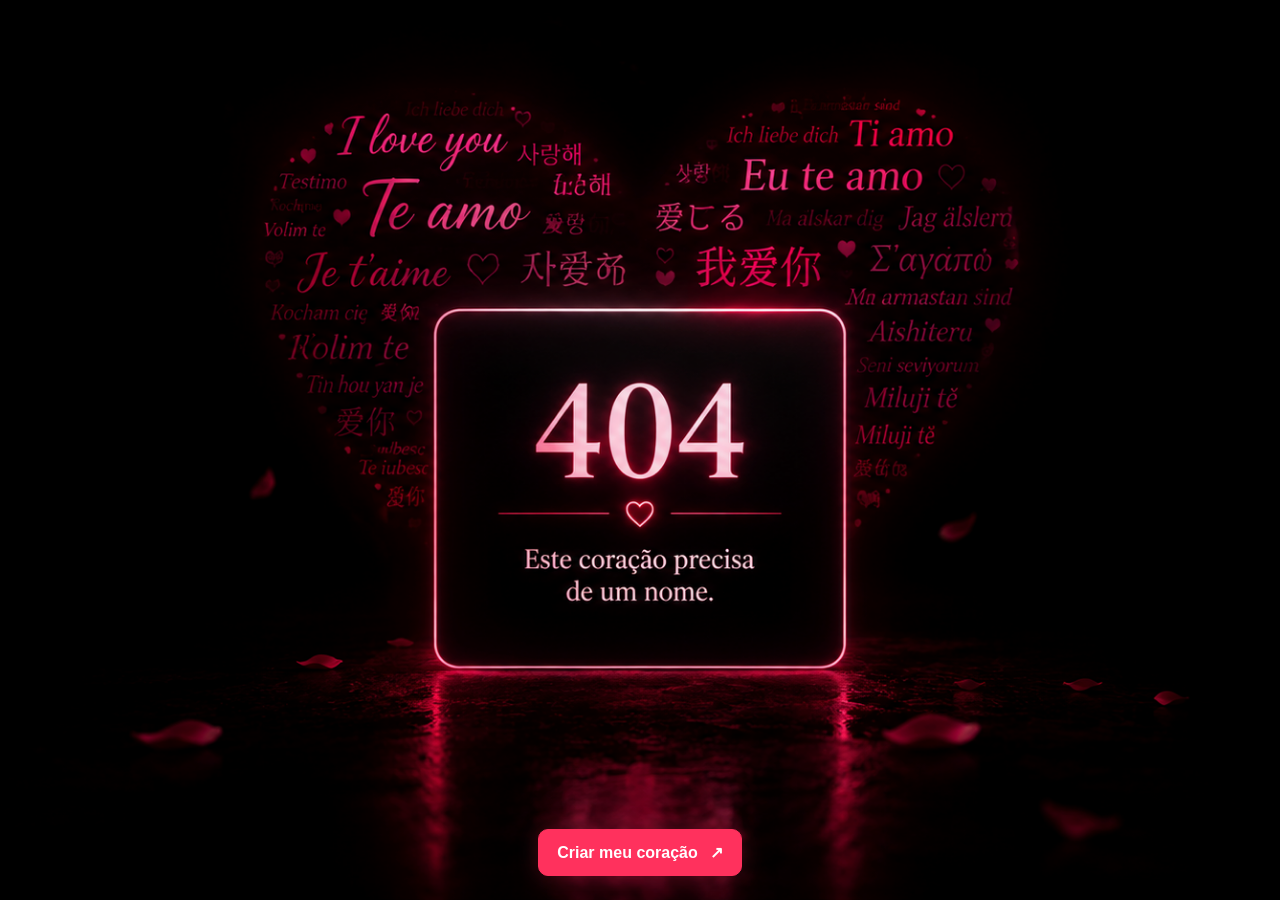
<file: index.html>
<!doctype html>
<html lang="pt-BR">
<head>
  <meta charset="utf-8">
  <meta name="viewport" content="width=device-width, initial-scale=1">
  <title>Um coração em vários idiomas</title>
  <link rel="icon" type="image/png" href="favicon.png">
  <link rel="stylesheet" href="style.css?v=15">
</head>
<body>
  <main id="app"></main>
  <script src="script.js?v=17"></script>
</body>
</html>
</file>
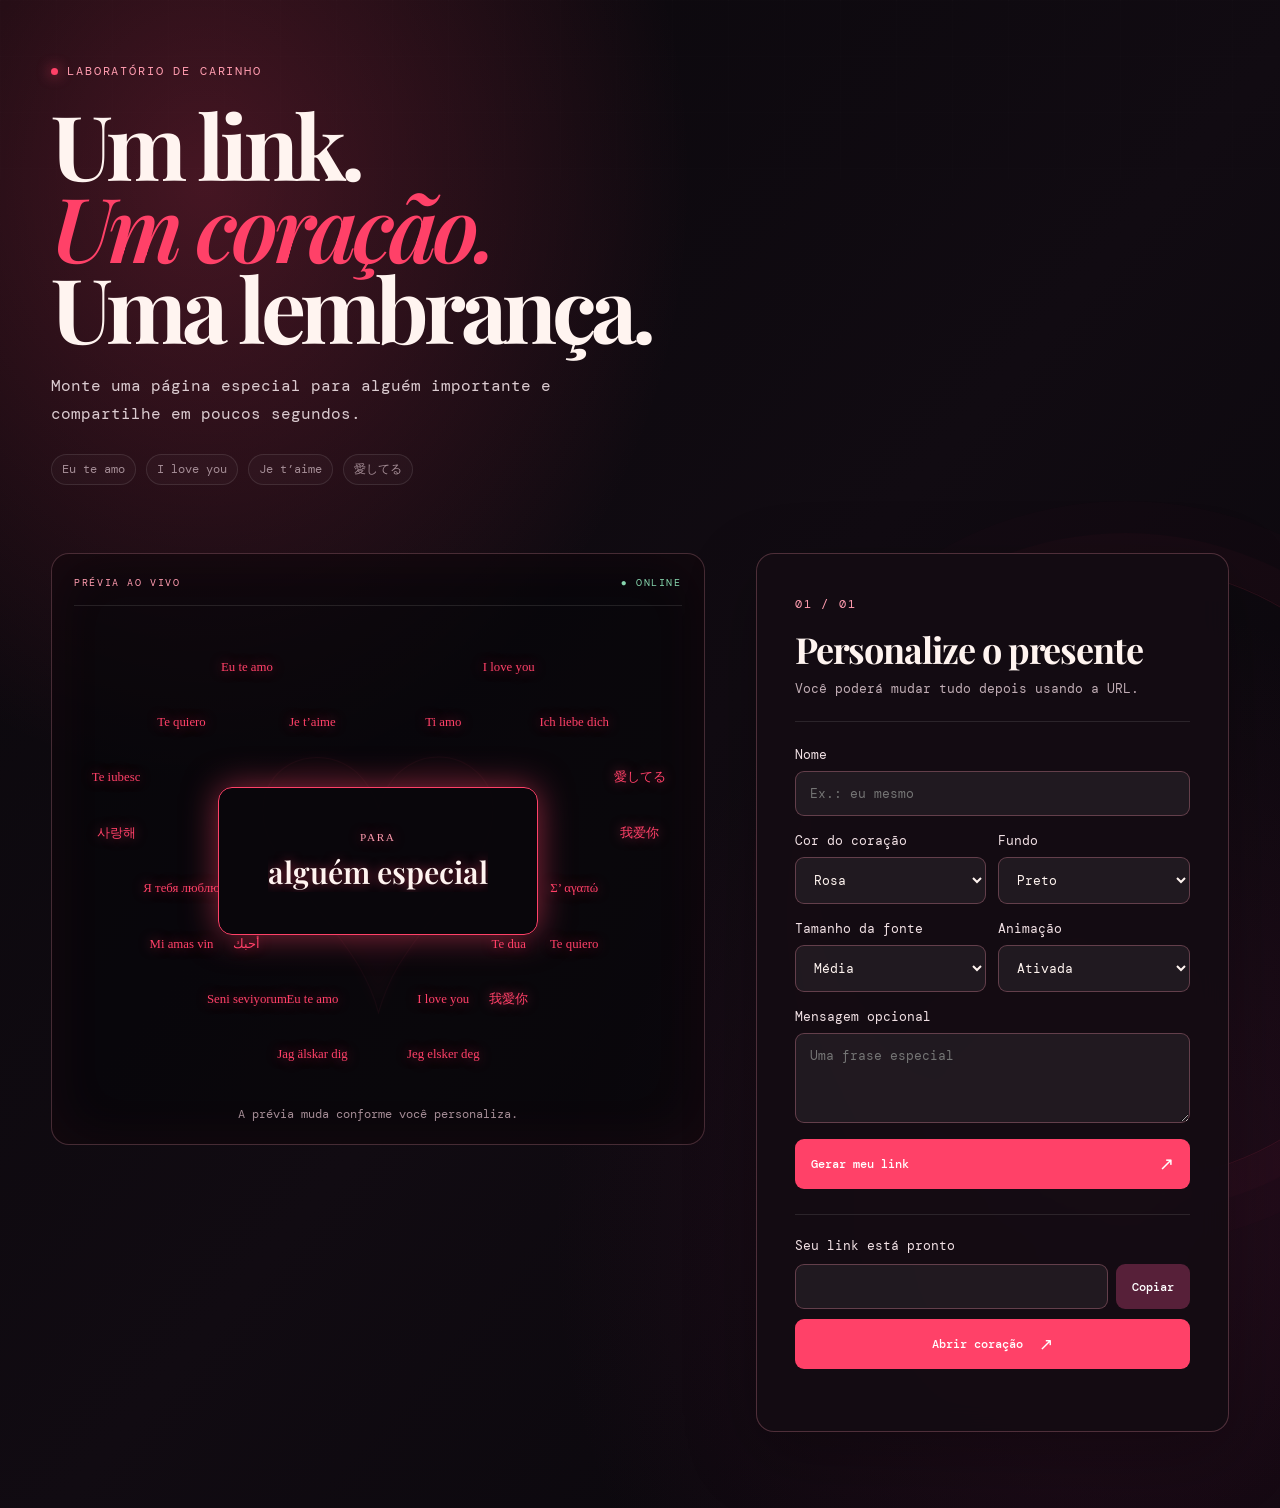
<file: gerar.html>
<!doctype html>
<html lang="pt-BR">
<head>
  <meta charset="utf-8">
  <meta name="viewport" content="width=device-width, initial-scale=1">
  <title>Criar seu coração</title>
  <link rel="icon" type="image/png" href="favicon.png">
  <link rel="stylesheet" href="gerador.css?v=3">
</head>
<body>
  <main class="generator" aria-labelledby="title">
    <section class="hero-copy">
      <p class="eyebrow"><span class="eyebrow-dot"></span> laboratório de carinho</p>
      <h1 id="title">Um link.<br><em>Um coração.</em><br>Uma lembrança.</h1>
      <p class="intro">Monte uma página especial para alguém importante e compartilhe em poucos segundos.</p>
      <div class="language-strip" aria-hidden="true">
        <span>Eu te amo</span><span>I love you</span><span>Je t’aime</span><span>愛してる</span>
      </div>
    </section>

    <section class="workspace" aria-label="Criador de coração">
      <div class="preview-shell">
        <div class="preview-topline"><span>PRÉVIA AO VIVO</span><span class="signal">● ONLINE</span></div>
        <div class="preview-heart" id="preview-heart" aria-hidden="true">
          <span>Eu te amo</span><span>I love you</span><span>Te quiero</span><span>Je t’aime</span>
          <span>Ti amo</span><span>Ich liebe dich</span><span>Te iubesc</span><span>愛してる</span>
          <span>사랑해</span><span>我爱你</span><span>Я тебя люблю</span><span>Σ’ αγαπώ</span>
          <span>أحبك</span><span>Te dua</span><span>Seni seviyorum</span><span>我愛你</span>
          <span>Jag älskar dig</span><span>Jeg elsker deg</span><span>Mi amas vin</span><span>Te quiero</span>
          <span>Eu te amo</span><span>I love you</span>
          <div class="preview-card"><small>para</small><strong id="preview-name">alguém especial</strong><p id="preview-message"></p></div>
        </div>
        <p class="preview-caption">A prévia muda conforme você personaliza.</p>
      </div>

      <div class="panel">
        <div class="panel-heading">
          <span class="step">01 / 01</span>
          <h2>Personalize o presente</h2>
          <p>Você poderá mudar tudo depois usando a URL.</p>
        </div>

        <form id="generator-form">
          <label>
            Nome
            <input id="name" name="nome" type="text" maxlength="40" placeholder="Ex.: eu mesmo" required>
          </label>

          <div class="two-columns">
            <label>
              Cor do coração
              <select name="cor">
                <option value="rosa">Rosa</option>
                <option value="vermelho">Vermelho</option>
                <option value="roxo">Roxo</option>
                <option value="azul">Azul</option>
                <option value="verde">Verde</option>
                <option value="dourado">Dourado</option>
              </select>
            </label>

            <label>
              Fundo
              <select name="fundo">
                <option value="preto">Preto</option>
                <option value="rosa">Rosa</option>
                <option value="roxo">Roxo</option>
                <option value="azul">Azul</option>
              </select>
            </label>
          </div>

          <div class="two-columns">
            <label>
              Tamanho da fonte
              <select name="fonte">
                <option value="pequena">Pequena</option>
                <option value="media" selected>Média</option>
                <option value="grande">Grande</option>
              </select>
            </label>

            <label>
              Animação
              <select name="animacao">
                <option value="sim" selected>Ativada</option>
                <option value="nao">Desativada</option>
              </select>
            </label>
          </div>

          <label>
            Mensagem opcional
            <textarea name="mensagem" maxlength="80" rows="3" placeholder="Uma frase especial"></textarea>
          </label>

          <button type="submit"><span>Gerar meu link</span><b>↗</b></button>
        </form>

        <div id="result" class="result" hidden>
          <label for="generated-url">Seu link está pronto</label>
          <div class="url-row">
            <input id="generated-url" type="text" readonly>
            <button id="copy-url" type="button" class="secondary">Copiar</button>
          </div>
          <a id="open-url" class="open-link" href="#">Abrir coração <span>↗</span></a>
          <p id="copy-status" role="status"></p>
        </div>
      </div>
    </section>
  </main>
  <script src="gerador.js?v=3"></script>
</body>
</html>
</file>
<file: style.css>
:root {
  color-scheme: dark;
  --bg: #050509;
  --pink: #ff315d;
  --pink-soft: #ff8ca5;
  --card: #101018;
  --bg-glow: rgba(255, 49, 93, 0.18);
}

* { box-sizing: border-box; }

body {
  margin: 0;
  min-height: 100vh;
  overflow: hidden;
  background: radial-gradient(circle at center, var(--bg-glow) 0%, var(--bg) 65%);
  color: white;
  font-family: Arial, Helvetica, sans-serif;
}

body.error-page {
  background-color: #050204;
  background-image: linear-gradient(rgba(5, 2, 4, 0.18), rgba(5, 2, 4, 0.18)), url("fundo-404.png");
  background-position: center;
  background-size: cover;
  background-attachment: fixed;
}

body.error-page .not-found {
  display: none;
}

.error-art {
  position: fixed;
  inset: 0;
  z-index: 0;
  width: 100%;
  height: 100%;
  object-fit: cover;
  object-position: center;
  opacity: 0.92;
}

.stage {
  position: relative;
  width: min(88vw, 760px);
  height: min(88vh, 700px);
  margin: 2vh auto;
}

.heart-word {
  position: absolute;
  z-index: 1;
  color: var(--pink);
  font-size: clamp(0.55rem, 0.9vw, 0.75rem);
  font-weight: 700;
  white-space: nowrap;
  transform: translate(-50%, -50%);
  text-shadow: 0 0 10px rgba(255, 49, 93, 0.35);
}

.stage.is-animated .heart-word {
  opacity: 0;
  animation: word-reveal 0.7s ease-out var(--delay, 0s) forwards;
}

.heart-accent {
  color: var(--pink-soft);
  font-size: 0.8rem;
}

.name-card {
  position: absolute;
  z-index: 3;
  left: 50%;
  top: 50%;
  width: min(32vw, 285px);
  min-width: 220px;
  min-height: 130px;
  display: grid;
  place-items: center;
  padding: 24px;
  transform: translate(-50%, -50%);
  border: 2px solid var(--pink);
  border-radius: 12px;
  background: #050509;
  box-shadow: 0 0 28px rgba(255, 49, 93, 0.45), inset 0 0 24px rgba(255, 49, 93, 0.08);
}

.name-card span {
  color: white;
  font-size: clamp(1.15rem, 3vw, 2.15rem);
  font-weight: 800;
  text-align: center;
  white-space: nowrap;
  overflow-wrap: anywhere;
}

.name-card p {
  margin: 10px 0 0;
  color: var(--pink-soft);
  font-size: clamp(0.75rem, 1.6vw, 1rem);
  line-height: 1.35;
  text-align: center;
}

.floating-editor { position: fixed; right: 22px; bottom: 22px; z-index: 20; display: grid; width: 42px; height: 42px; place-items: center; border: 1px solid rgba(255, 132, 157, .7); border-radius: 50%; background: rgba(12, 7, 12, .82); box-shadow: 0 0 18px rgba(255, 49, 93, .28); opacity: .72; transition: opacity .2s, transform .2s, box-shadow .2s; }
.floating-editor:hover, .floating-editor:focus-visible { opacity: 1; outline: none; box-shadow: 0 0 26px rgba(255, 49, 93, .5); transform: translateY(-2px) scale(1.05); }
.floating-editor img { width: 25px; height: 25px; object-fit: cover; border-radius: 50%; }

.stage.is-animated .name-card {
  opacity: 0;
  animation: card-reveal 0.8s ease-out var(--card-delay, 4.7s) forwards;
}

.not-found {
  width: min(90vw, 520px);
  margin: 18vh auto 0;
  padding: 48px 32px;
  text-align: center;
  border: 1px solid var(--pink);
  border-radius: 18px;
  background: linear-gradient(145deg, rgba(25, 9, 20, 0.96), rgba(10, 10, 16, 0.96));
  box-shadow: 0 0 40px rgba(255, 49, 93, 0.22);
}

.not-found h1 { margin: 0 0 12px; color: var(--pink); font-size: 5rem; }
.not-found p { margin: 8px 0; color: #ddd; line-height: 1.5; }
.not-found code { color: var(--pink-soft); }
.editor-link { display: inline-flex; align-items: center; justify-content: center; gap: 12px; margin-top: 24px; padding: 13px 18px; border: 1px solid var(--pink); border-radius: 10px; color: #fff; background: var(--pink); font-weight: 700; text-decoration: none; box-shadow: 0 0 24px rgba(255, 49, 93, .2); transition: transform .2s, filter .2s, box-shadow .2s; }
.editor-link:hover, .editor-link:focus-visible { filter: brightness(1.12); box-shadow: 0 8px 28px rgba(255, 49, 93, .3); transform: translateY(-2px); }
.editor-fallback-wrap { position: fixed; right: 0; bottom: max(24px, env(safe-area-inset-bottom)); left: 0; z-index: 10; display: flex; justify-content: center; pointer-events: none; }
.editor-fallback-wrap .editor-link { pointer-events: auto; }

@keyframes word-reveal {
  from { opacity: 0; transform: translate(-50%, calc(-50% + 12px)) scale(0.96); }
  to { opacity: 1; transform: translate(-50%, -50%) scale(1); }
}

@keyframes card-reveal {
  from { opacity: 0; transform: translate(-50%, -50%) scale(0.96); }
  to { opacity: 1; transform: translate(-50%, -50%) scale(1); }
}

@media (max-width: 650px) {
  .stage { width: 100vw; height: 72vh; margin-top: 12vh; }
  .heart-word { font-size: 0.55rem; }
  .name-card { min-width: 140px; width: 38vw; min-height: 94px; padding: 12px; }
}

@media (prefers-reduced-motion: reduce) {
  .stage.is-animated .heart-word,
  .stage.is-animated .name-card {
    animation: none;
    opacity: 1;
  }
}
</file>
<file: gerador.css>
@import url('https://fonts.googleapis.com/css2?family=DM+Mono:wght@400;500&family=Playfair+Display:ital,wght@0,600;0,700;1,600;1,700&display=swap');

:root {
  color-scheme: dark;
  --ink: #0a080c;
  --panel: rgba(20, 12, 19, .88);
  --panel-soft: rgba(255, 255, 255, .045);
  --pink: #ff4168;
  --pink-soft: #ff9caf;
  --cream: #fff4f0;
  --line: rgba(255, 154, 175, .25);
}

* { box-sizing: border-box; }

body {
  min-height: 100vh;
  margin: 0;
  overflow-x: hidden;
  color: var(--cream);
  font-family: 'DM Mono', Consolas, monospace;
  background:
    radial-gradient(ellipse at 16% 12%, rgba(255, 65, 104, .24), transparent 32%),
    radial-gradient(ellipse at 88% 82%, rgba(116, 29, 75, .26), transparent 36%),
    linear-gradient(130deg, #09070b 0%, #110b12 52%, #07060a 100%);
}

body::before {
  position: fixed;
  inset: 0;
  z-index: -1;
  content: '';
  opacity: .42;
  pointer-events: none;
  background-image: linear-gradient(rgba(255,255,255,.025) 1px, transparent 1px), linear-gradient(90deg, rgba(255,255,255,.025) 1px, transparent 1px);
  background-size: 56px 56px;
  mask-image: linear-gradient(to bottom, black, transparent 80%);
}

body::after {
  position: fixed;
  right: -12vw;
  bottom: -22vw;
  z-index: 0;
  width: 48vw;
  height: 48vw;
  border: 1px solid rgba(255, 65, 104, .12);
  border-radius: 50%;
  box-shadow: 0 0 0 32px rgba(255,65,104,.022), 0 0 0 64px rgba(255,65,104,.014);
  content: '';
  pointer-events: none;
}

.generator { position: relative; z-index: 1; width: min(1200px, 92vw); margin: 0 auto; padding: clamp(38px, 5vw, 64px) 0 76px; }
.hero-copy { max-width: 700px; }
.eyebrow, .step, .preview-topline { color: var(--pink-soft); font-size: .72rem; letter-spacing: .16em; text-transform: uppercase; }
.eyebrow { display: flex; align-items: center; gap: 9px; margin: 0 0 24px; }
.eyebrow-dot { width: 7px; height: 7px; border-radius: 50%; background: var(--pink); box-shadow: 0 0 14px var(--pink); }
h1, h2 { font-family: 'Playfair Display', Georgia, serif; }
h1 { max-width: 740px; margin: 0; color: var(--cream); font-size: clamp(3.4rem, 7vw, 6.4rem); font-weight: 700; letter-spacing: -.055em; line-height: .91; }
h1 em { color: var(--pink); font-weight: 600; }
.intro { max-width: 560px; margin: 24px 0 0; color: #dbcbd0; font-size: 1rem; line-height: 1.75; }
.language-strip { display: flex; flex-wrap: wrap; gap: 10px; margin-top: 26px; color: #a58d96; font-size: .72rem; }
.language-strip span { padding: 7px 10px; border: 1px solid rgba(255,255,255,.1); border-radius: 99px; background: rgba(255,255,255,.025); }

.workspace { display: grid; grid-template-columns: minmax(0, 1.16fr) minmax(360px, .84fr); gap: clamp(28px, 4vw, 54px); align-items: start; margin-top: clamp(48px, 6vw, 68px); }
.preview-shell { min-height: 570px; padding: 22px; border: 1px solid var(--line); border-radius: 18px; background: rgba(6, 5, 9, .62); box-shadow: inset 0 0 60px rgba(255,65,104,.06); }
.preview-topline { display: flex; justify-content: space-between; padding-bottom: 16px; border-bottom: 1px solid rgba(255,255,255,.1); font-size: .62rem; }
.signal { color: #87d6ae; }
.preview-heart { position: relative; display: grid; min-height: 475px; grid-template-columns: repeat(9, minmax(0, 1fr)); grid-template-rows: repeat(8, 1fr); align-items: center; justify-items: center; gap: 0 6px; margin-top: 18px; padding: 16px 2%; overflow: hidden; color: var(--preview-color, var(--pink)); font-family: Georgia, serif; font-size: clamp(.62rem, 1vw, .84rem); text-shadow: 0 0 12px var(--preview-glow, rgba(255,65,104,.52)); transition: background .25s, color .25s, font-size .25s; }
.preview-heart::before { position: absolute; top: 50%; left: 50%; z-index: 0; content: '♥'; color: transparent; font: 28rem/1 Georgia, serif; opacity: .055; pointer-events: none; transform: translate(-50%, -51%) scaleX(1.04); -webkit-text-stroke: 1px var(--preview-color, var(--pink)); }
.preview-heart > span { position: static; max-width: none; white-space: nowrap; animation: drift 5s ease-in-out infinite alternate; }
.preview-heart > span:nth-child(1) { grid-column: 3; grid-row: 1; }
.preview-heart > span:nth-child(2) { grid-column: 7; grid-row: 1; animation-delay: -.8s; }
.preview-heart > span:nth-child(3) { grid-column: 2; grid-row: 2; animation-delay: -1.5s; }
.preview-heart > span:nth-child(4) { grid-column: 4; grid-row: 2; animation-delay: -2.2s; }
.preview-heart > span:nth-child(5) { grid-column: 6; grid-row: 2; animation-delay: -1.1s; }
.preview-heart > span:nth-child(6) { grid-column: 8; grid-row: 2; animation-delay: -2.8s; }
.preview-heart > span:nth-child(7) { grid-column: 1; grid-row: 3; animation-delay: -1.8s; }
.preview-heart > span:nth-child(8) { grid-column: 9; grid-row: 3; animation-delay: -3s; }
.preview-heart > span:nth-child(9) { grid-column: 1; grid-row: 4; animation-delay: -2.4s; }
.preview-heart > span:nth-child(10) { grid-column: 9; grid-row: 4; animation-delay: -.4s; }
.preview-heart > span:nth-child(11) { grid-column: 2; grid-row: 5; animation-delay: -2.8s; }
.preview-heart > span:nth-child(12) { grid-column: 8; grid-row: 5; animation-delay: -1.2s; }
.preview-heart > span:nth-child(13) { grid-column: 3; grid-row: 6; animation-delay: -3.2s; }
.preview-heart > span:nth-child(14) { grid-column: 7; grid-row: 6; animation-delay: -.7s; }
.preview-heart > span:nth-child(15) { grid-column: 3; grid-row: 7; animation-delay: -2.1s; }
.preview-heart > span:nth-child(16) { grid-column: 7; grid-row: 7; animation-delay: -1.6s; }
.preview-heart > span:nth-child(17) { grid-column: 4; grid-row: 8; animation-delay: -2.7s; }
.preview-heart > span:nth-child(18) { grid-column: 6; grid-row: 8; animation-delay: -.9s; }
.preview-heart > span:nth-child(19) { grid-column: 2; grid-row: 6; animation-delay: -1.4s; }
.preview-heart > span:nth-child(20) { grid-column: 8; grid-row: 6; animation-delay: -2.5s; }
.preview-heart > span:nth-child(21) { grid-column: 4; grid-row: 7; animation-delay: -1.9s; }
.preview-heart > span:nth-child(22) { grid-column: 6; grid-row: 7; animation-delay: -3.1s; }
.preview-heart[data-font="pequena"] { font-size: clamp(.56rem, .84vw, .68rem); }
.preview-heart[data-font="grande"] { font-size: clamp(.72rem, 1.14vw, .94rem); }
.preview-heart[data-animation="nao"] > span { animation: none; }
.preview-heart[data-bg="rosa"] { background: radial-gradient(ellipse at center, rgba(255,65,104,.14), transparent 68%); }
.preview-heart[data-bg="roxo"] { background: radial-gradient(ellipse at center, rgba(151,72,255,.16), transparent 68%); }
.preview-heart[data-bg="azul"] { background: radial-gradient(ellipse at center, rgba(53,123,255,.16), transparent 68%); }
.preview-card { position: absolute; top: 50%; left: 50%; z-index: 2; display: grid; width: min(62%, 320px); min-height: 148px; place-content: center; gap: 8px; padding: 20px; transform: translate(-50%, -50%); border: 1px solid var(--preview-color, var(--pink)); border-radius: 14px; background: rgba(10, 7, 12, .96); box-shadow: 0 0 34px var(--preview-glow, rgba(255,65,104,.32)); text-align: center; }
.preview-card small { color: var(--pink-soft); font-size: .7rem; letter-spacing: .15em; text-transform: uppercase; }
.preview-card strong { overflow: hidden; color: var(--cream); font: 600 clamp(1.25rem, 2.8vw, 1.9rem) 'Playfair Display', Georgia, serif; text-overflow: ellipsis; white-space: nowrap; }
.preview-card p { max-width: 100%; margin: 2px 0 0; overflow: hidden; color: var(--pink-soft); font: .68rem/1.3 'DM Mono', Consolas, monospace; text-overflow: ellipsis; white-space: nowrap; }
.preview-caption { margin: 8px 0 0; color: #a58d96; font-size: .72rem; text-align: center; }

.panel { padding: clamp(28px, 3.5vw, 38px); border: 1px solid var(--line); border-radius: 18px; background: rgba(20, 12, 19, .93); box-shadow: 0 22px 70px rgba(0,0,0,.28); backdrop-filter: blur(14px); }
.panel-heading { padding-bottom: 22px; border-bottom: 1px solid rgba(255,255,255,.1); }
.panel-heading h2 { margin: 12px 0 5px; font-size: clamp(1.65rem, 4vw, 2.25rem); letter-spacing: -.03em; }
.panel-heading p { margin: 0; color: #c1adb5; font-size: .84rem; line-height: 1.6; }
form { display: grid; gap: 16px; margin-top: 24px; }
label { display: grid; gap: 8px; color: #f2e1e5; font-size: .84rem; }
input, select, textarea { width: 100%; border: 1px solid rgba(255, 154, 175, .3); border-radius: 9px; padding: 13px 14px; outline: none; color: var(--cream); background: rgba(255,255,255,.06); font: .84rem 'DM Mono', Consolas, monospace; transition: border-color .2s, box-shadow .2s, background .2s; }
select { color-scheme: dark; }
select option { color: var(--cream); background: #21151d; }
input:focus, select:focus, textarea:focus { border-color: var(--pink); background: rgba(255,65,104,.06); box-shadow: 0 0 0 3px rgba(255,65,104,.12); }
textarea { min-height: 90px; resize: vertical; }
.two-columns { display: grid; grid-template-columns: 1fr 1fr; gap: 12px; }
button, .open-link { display: flex; align-items: center; justify-content: space-between; gap: 16px; border: 0; border-radius: 9px; padding: 14px 16px; color: #fff; background: var(--pink); font: 500 .78rem 'DM Mono', Consolas, monospace; cursor: pointer; text-decoration: none; transition: transform .2s, filter .2s, box-shadow .2s; }
button:hover, .open-link:hover { filter: brightness(1.12); box-shadow: 0 8px 24px rgba(255,65,104,.22); transform: translateY(-2px); }
button b { font-size: 1.1rem; font-weight: 400; }
.result { display: grid; gap: 10px; margin-top: 25px; padding-top: 22px; border-top: 1px solid rgba(255,255,255,.1); }
.url-row { display: grid; grid-template-columns: 1fr auto; gap: 8px; }
.secondary { justify-content: center; background: #572039; }
.open-link { justify-content: center; }
.open-link span { font-size: 1.05rem; }
#copy-status { min-height: 1.2em; margin: 0; color: var(--pink-soft); font-size: .72rem; }

@keyframes drift { from { transform: translateY(0); } to { transform: translateY(-5px); } }

@media (max-width: 820px) {
  .workspace { grid-template-columns: 1fr; }
  .preview-shell { min-height: 500px; }
  .preview-heart { min-height: 410px; }
}

@media (max-width: 520px) {
  .generator { width: min(92vw, 500px); padding-top: 34px; }
  h1 { font-size: clamp(3.05rem, 15vw, 4.6rem); }
  .workspace { margin-top: 42px; }
  .preview-shell { min-height: 370px; padding: 14px; }
  .preview-heart { min-height: 290px; }
  .preview-heart::before { font-size: 20rem; }
  .preview-card { width: 66%; min-height: 112px; }
  .two-columns, .url-row { grid-template-columns: 1fr; }
}

@media (prefers-reduced-motion: reduce) {
  .preview-heart > span { animation: none; }
  *, *::before, *::after { scroll-behavior: auto !important; transition-duration: .01ms !important; }
}
</file>
